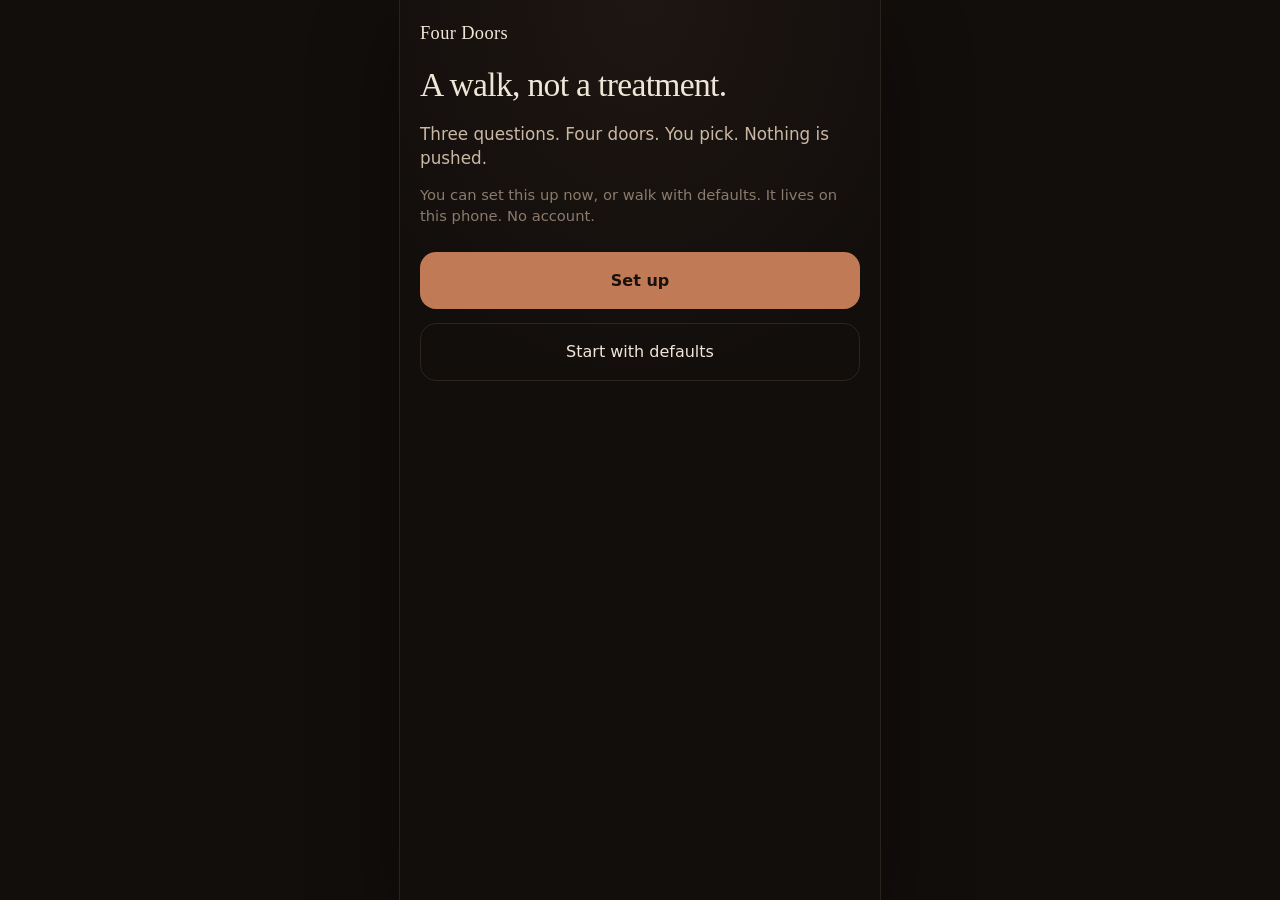
<file: index.html>
<!DOCTYPE html>
<html lang="en">
<head>
  <meta charset="utf-8" />
  <meta name="viewport" content="width=device-width, initial-scale=1, viewport-fit=cover" />
  <meta name="theme-color" content="#120e0c" />
  <meta name="apple-mobile-web-app-capable" content="yes" />
  <meta name="apple-mobile-web-app-status-bar-style" content="black-translucent" />
  <meta name="description" content="Four Doors. A walk, not a treatment. You choose." />
  <title>Four Doors</title>
  <script>
    (function () {
      try {
        var q = new URLSearchParams(location.search);
        var h = (location.hash || "").replace(/^#/, "").split("?")[0];
        if (q.has("go") || h === "go") location.replace("./go.html");
      } catch (e) {}
    })();
  </script>
  <link rel="manifest" href="./manifest.json" />
  <link rel="icon" href="./icon.svg" type="image/svg+xml" />
  <link rel="apple-touch-icon" href="./icon-192.png" />
  <link rel="stylesheet" href="./styles.css" />
</head>
<body>
  <div class="app">
    <section id="view-welcome" class="view" aria-label="Welcome">
      <p class="brand">Four Doors</p>
      <h1>A walk, not a treatment.</h1>
      <p class="lede">Three questions. Four doors. You pick. Nothing is pushed.</p>
      <p class="quiet">You can set this up now, or walk with defaults. It lives on this phone. No account.</p>
      <div class="stack" style="margin-top:1.6rem">
        <button type="button" class="btn primary" id="go-setup">Set up</button>
        <button type="button" class="btn ghost" id="go-defaults">Start with defaults</button>
      </div>
    </section>

    <section id="view-home" class="view" aria-label="Home">
      <div class="top">
        <div class="brand" id="home-brand">Four Doors</div>
        <div id="home-nav">
          <button type="button" class="linkish" id="home-setup">Setup</button>
          ·
          <button type="button" class="linkish" id="home-about">About</button>
        </div>
      </div>

      <div class="block">
        <h2>Where are you.</h2>
        <div class="chips" id="q-here"></div>
      </div>
      <div class="block">
        <h2>Where do you want to go.</h2>
        <div class="chips" id="q-there"></div>
      </div>
      <div class="block">
        <h2>Which door can you walk through today.</h2>
        <div class="doors">
          <button type="button" class="door" id="door-1">
            <span class="n">Door 1</span>
            <span class="t">Meet me first</span>
            <span class="s">Match here, then walk toward there. Short match. Do not linger.</span>
          </button>
          <button type="button" class="door" id="door-2">
            <span class="n">Door 2</span>
            <span class="t">Take me there</span>
            <span class="s">When you need out now. You can bail to door 1.</span>
          </button>
          <button type="button" class="door" id="door-3">
            <span class="n">Door 3</span>
            <span class="t">Lock to my body</span>
            <span class="s">Tap a tempo. Color pulses. We walk it toward there.</span>
          </button>
          <button type="button" class="door heavy" id="door-4">
            <span class="n">Door 4</span>
            <span class="t" id="door4-title">Walk with Partner</span>
            <span class="s">The count. One, two, three, four. Presence when words fail.</span>
          </button>
        </div>
      </div>
      <p class="safety" id="safety-line"></p>
      <p class="guest-foot" id="guest-foot" hidden>A walk. Not treatment. · <a class="linkish" href="./index.html">Full app</a></p>
    </section>

    <section id="view-setup" class="view" aria-label="Setup">
      <div class="top">
        <h1>Setup</h1>
        <button type="button" class="linkish" id="setup-home">Home</button>
      </div>
      <p class="quiet">Ahead of time. On this phone only.</p>

      <label class="field">Your name <span class="tiny">(optional)</span>
        <input id="set-user" type="text" autocomplete="nickname" placeholder="—" />
      </label>
      <label class="field" style="margin-top:12px">Partner name
        <input id="set-partner" type="text" maxlength="40" placeholder="Partner" />
      </label>
      <p class="tiny">Presence. Not a doctor. Not a pet. The name you want in the room.</p>

      <div class="sect">
        <h2>How the count feels</h2>
        <p class="quiet">Door 4 holds a four-count. You can tap a beat when you walk. These are the defaults.</p>
        <p class="tiny">Tempo range</p>
        <div class="seg">
          <button type="button" data-tempo="slow">Slow</button>
          <button type="button" data-tempo="steady">Steady</button>
          <button type="button" data-tempo="walking">Walking</button>
        </div>
        <p class="tiny" style="margin-top:12px">Voice-like tone</p>
        <div class="seg">
          <button type="button" data-tone="low">Low</button>
          <button type="button" data-tone="warm">Warm</button>
          <button type="button" data-tone="clear">Clear</button>
        </div>
        <p class="tiny" style="margin-top:12px">Numbers on screen</p>
        <div class="seg">
          <button type="button" data-numsize="quiet">Quiet</button>
          <button type="button" data-numsize="present">Present</button>
          <button type="button" data-numsize="huge">Huge</button>
        </div>
        <label class="field" style="margin-top:14px;flex-direction:row;align-items:center;gap:10px">
          <input id="set-speak" type="checkbox" />
          Speak the numbers (optional)
        </label>

        <p class="tiny" style="margin-top:16px">Record a count — yours, or someone you trust. One number per pad. If you skip this, the phone makes a soft tone.</p>
        <div class="rec-row">
          <button type="button" class="rec" id="rec-1"><strong>1</strong><span class="st tiny">tap to record</span></button>
          <button type="button" class="rec" id="rec-2"><strong>2</strong><span class="st tiny">tap to record</span></button>
          <button type="button" class="rec" id="rec-3"><strong>3</strong><span class="st tiny">tap to record</span></button>
          <button type="button" class="rec" id="rec-4"><strong>4</strong><span class="st tiny">tap to record</span></button>
        </div>
        <button type="button" class="linkish" id="clear-rec" style="margin-top:8px">Clear recordings</button>
      </div>

      <div class="sect">
        <h2>Typical here</h2>
        <p class="link-note">Load a loop onto this phone. That is the one that cannot fail. A Spotify or YouTube link is extra, and it can die if the subscription dies.</p>
        <div id="here-list"></div>
        <button type="button" class="btn" id="add-here">Add a here-state</button>
      </div>
      <div class="sect">
        <h2>Typical there</h2>
        <p class="link-note">Same here. Load the loop you want to walk toward. Link is optional.</p>
        <div id="there-list"></div>
        <button type="button" class="btn" id="add-there">Add a there-state</button>
      </div>
      <div class="sect">
        <h2>Safety sentence</h2>
        <label class="field">Optional. Shown on the home screen.
          <textarea id="set-safety"></textarea>
        </label>
      </div>
      <div class="stack" style="margin-top:1.4rem">
        <button type="button" class="btn primary" id="setup-done">Save and go home</button>
      </div>
    </section>

    <section id="view-walk" class="view full" aria-label="Walk">
      <div class="wash" id="walk-wash"></div>
      <div class="grain"></div>
      <div class="walk-ui">
        <header>
          <button type="button" class="iconbtn" id="walk-stop">Stop</button>
          <span class="tiny" id="walk-name"></span>
          <button type="button" class="iconbtn" id="walk-mute">Sound</button>
        </header>
        <div class="walk-mid">
          <h2 id="walk-title"></h2>
          <p class="phase" id="walk-phase"></p>
          <div id="tap-wrap" hidden>
            <button type="button" class="tap-pad" id="tap-pad">Tap</button>
          </div>
          <button type="button" class="linkish" id="bail" hidden>Meet me first instead</button>
        </div>
        <div class="dock">
          <button type="button" class="iconbtn" id="switch-1">1</button>
          <button type="button" class="iconbtn" id="switch-2">2</button>
          <button type="button" class="iconbtn" id="switch-3">3</button>
          <button type="button" class="iconbtn" id="switch-4">4</button>
        </div>
        <div id="link-player" hidden>
          <iframe id="link-frame" title="Your track" allow="autoplay; encrypted-media; fullscreen; clipboard-write" allowfullscreen></iframe>
        </div>
      </div>
    </section>

    <section id="view-partner" class="view full" aria-label="Walk with partner">
      <div class="partner-root">
        <div class="partner-wash" id="partner-wash"></div>
        <div class="grain"></div>
        <div class="partner-ui">
          <header>
            <button type="button" class="iconbtn" id="partner-stop">Stop</button>
            <span class="partner-name" id="partner-name">Partner</span>
            <button type="button" class="iconbtn" id="partner-mute">Sound</button>
          </header>
          <div class="count">
            <p class="count-num" id="count-num" aria-live="polite">·</p>
            <p class="count-words" id="count-words"></p>
          </div>
          <p class="partner-line" id="partner-line"></p>
          <p class="tiny" id="back-doors-note" hidden style="text-align:center">The doors are still here if you want them.</p>
          <button type="button" class="ready-tap" id="ready-tap">Tap with me. We'll find a count.</button>
          <div class="partner-talk" id="partner-talk" hidden>
            <input id="partner-input" type="text" enterkeyhint="send" autocomplete="off" placeholder="Say something, or don't." />
            <button type="button" class="iconbtn" id="partner-send">Send</button>
          </div>
          <div class="dock">
            <button type="button" class="iconbtn" id="p-switch-1">Door 1</button>
            <button type="button" class="iconbtn" id="p-switch-2">Door 2</button>
            <button type="button" class="iconbtn" id="p-switch-3">Door 3</button>
          </div>
        </div>
      </div>
    </section>

    <section id="view-about" class="view" aria-label="About">
      <div class="top">
        <h1>About</h1>
        <button type="button" class="linkish" id="about-home">Home</button>
      </div>
      <p>Four Doors is a tool. A mixture. The person chooses.</p>
      <p>There is a link for someone who has never set up: they land on the doors. Share <a class="linkish" href="./go.html">go.html</a>.</p>
      <p>There is a link for when they cannot choose: they land on a hold with no doors. Share <a class="linkish" href="./hold.html">hold.html</a>.</p>
      <p>Door 1 meets you where you are, then walks. That match-then-shift idea comes from Ira Altshuler's music work in the 1940s.</p>
      <p>Door 2 goes to the destination first. Music therapists call that compensation (Wigram and others).</p>
      <p>Door 3 locks to a body tempo and moves it. People call that kind of locking entrainment.</p>
      <p>Door 4 is a named partner and a four-count. Presence, and a beat the body can hold when words fail.</p>
      <p>The mixture is the point. Evidence for any one of these, used this way, is mixed and small. This is not a treatment. It is not medical advice. It does not diagnose. You can stop. You can pick another door.</p>
      <p class="quiet">Color is a layer on every door, not a fifth door. Sound is made in the browser unless you add your own tracks.</p>
    </section>
  </div>
  <script src="./audio.js"></script>
  <script src="./companion.js"></script>
  <script src="./app.js"></script>
</body>
</html>
</file>
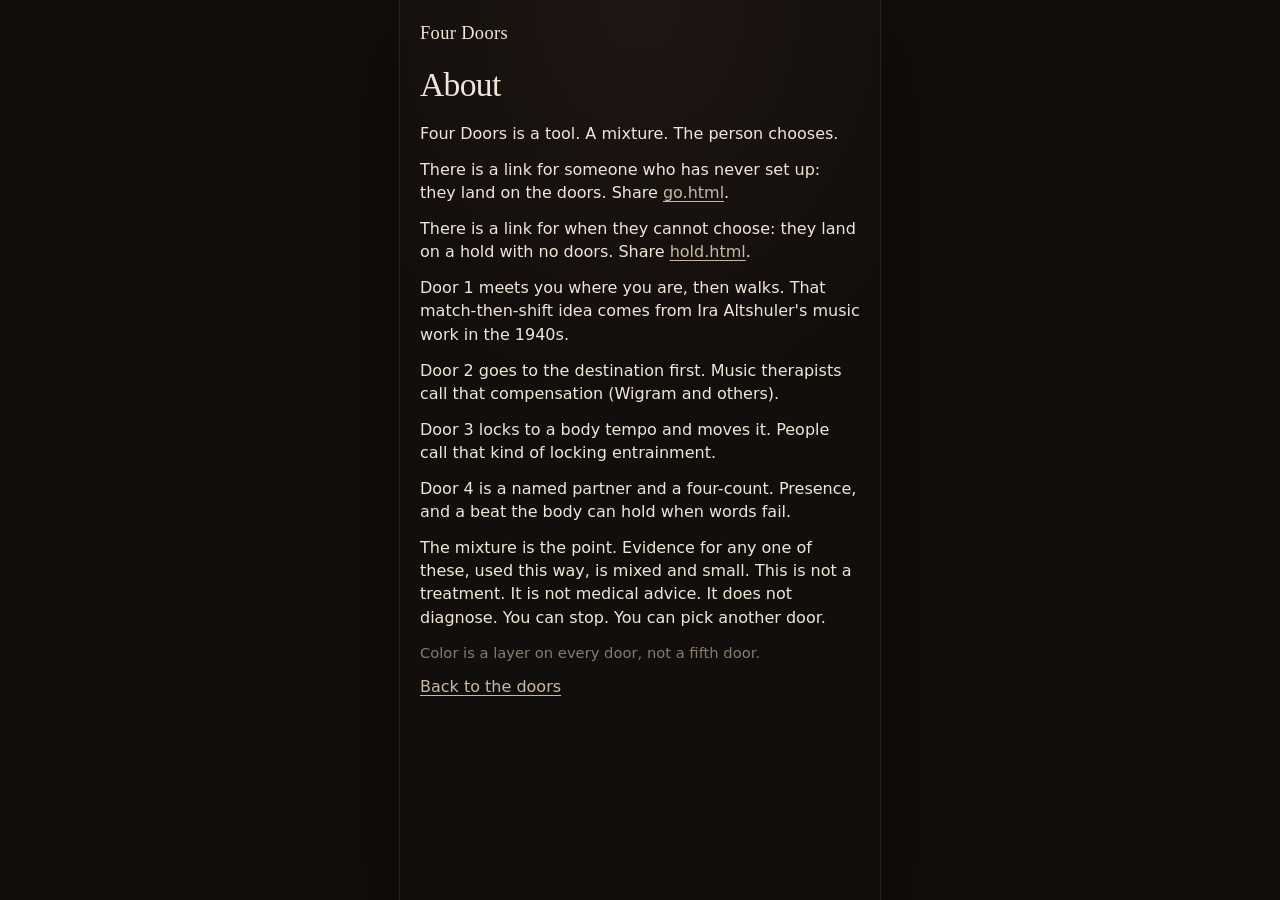
<file: about.html>
<!DOCTYPE html>
<html lang="en">
<head>
  <meta charset="utf-8" />
  <meta name="viewport" content="width=device-width, initial-scale=1, viewport-fit=cover" />
  <meta name="theme-color" content="#120e0c" />
  <title>About — Four Doors</title>
  <link rel="manifest" href="./manifest.json" />
  <link rel="icon" href="./icon.svg" type="image/svg+xml" />
  <link rel="stylesheet" href="./styles.css" />
</head>
<body>
  <div class="app">
    <section class="view on">
      <p class="brand">Four Doors</p>
      <h1>About</h1>
      <p>Four Doors is a tool. A mixture. The person chooses.</p>
      <p>There is a link for someone who has never set up: they land on the doors. Share <a class="linkish" href="./go.html">go.html</a>.</p>
      <p>There is a link for when they cannot choose: they land on a hold with no doors. Share <a class="linkish" href="./hold.html">hold.html</a>.</p>
      <p>Door 1 meets you where you are, then walks. That match-then-shift idea comes from Ira Altshuler's music work in the 1940s.</p>
      <p>Door 2 goes to the destination first. Music therapists call that compensation (Wigram and others).</p>
      <p>Door 3 locks to a body tempo and moves it. People call that kind of locking entrainment.</p>
      <p>Door 4 is a named partner and a four-count. Presence, and a beat the body can hold when words fail.</p>
      <p>The mixture is the point. Evidence for any one of these, used this way, is mixed and small. This is not a treatment. It is not medical advice. It does not diagnose. You can stop. You can pick another door.</p>
      <p class="quiet">Color is a layer on every door, not a fifth door.</p>
      <p><a class="linkish" href="./">Back to the doors</a></p>
    </section>
  </div>
</body>
</html>
</file>
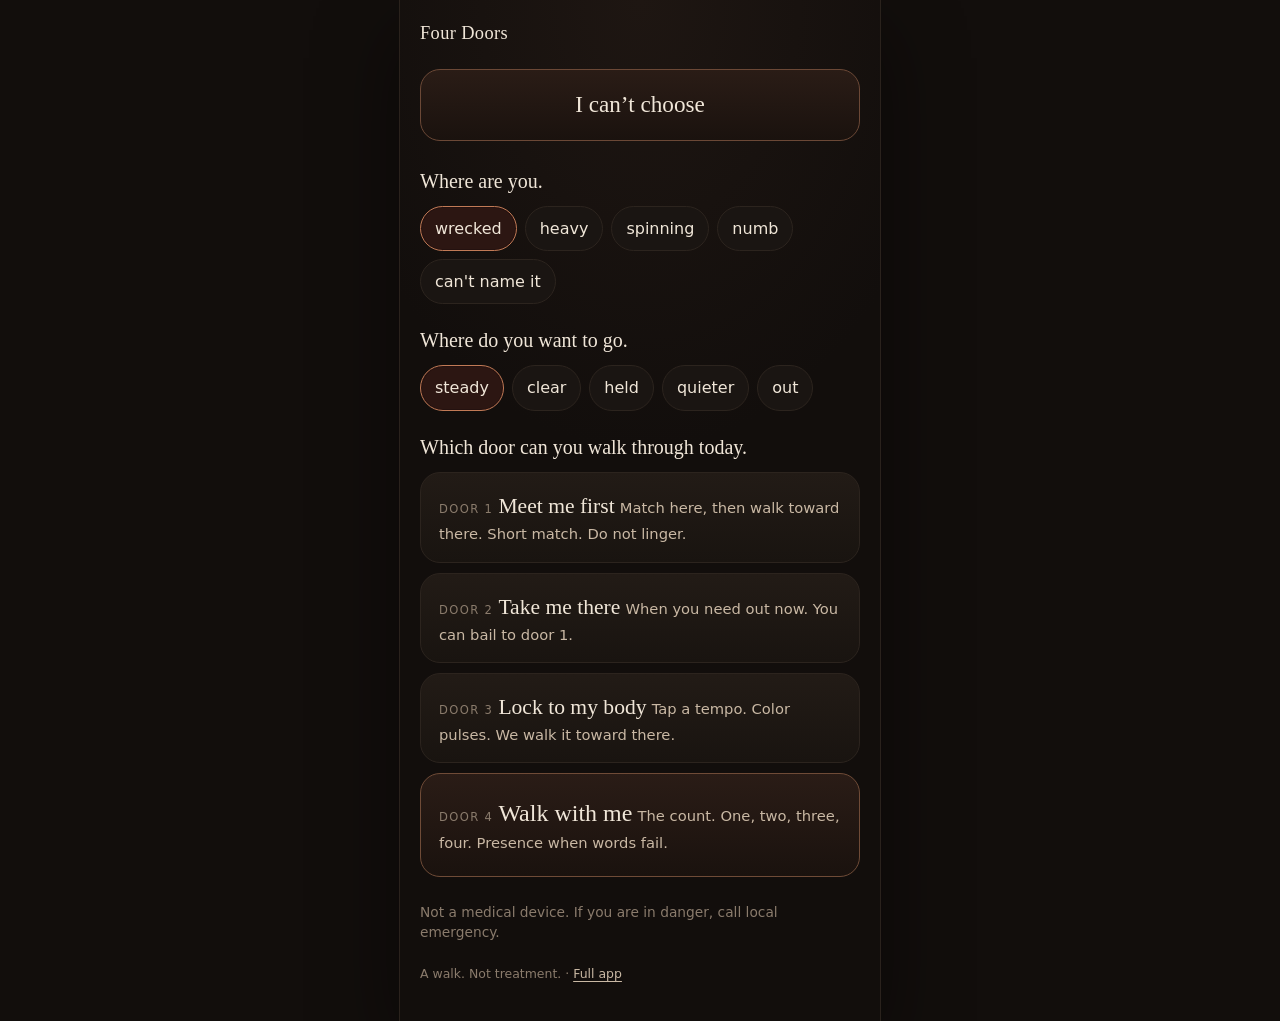
<file: go.html>
<!DOCTYPE html>
<html lang="en">
<head>
  <meta charset="utf-8" />
  <meta name="viewport" content="width=device-width, initial-scale=1, viewport-fit=cover" />
  <meta name="theme-color" content="#120e0c" />
  <meta name="apple-mobile-web-app-capable" content="yes" />
  <meta name="apple-mobile-web-app-status-bar-style" content="black-translucent" />
  <meta name="description" content="Four Doors. A walk, not a treatment. You choose." />
  <title>Four Doors</title>
  <link rel="manifest" href="./manifest.json" />
  <link rel="icon" href="./icon.svg" type="image/svg+xml" />
  <link rel="apple-touch-icon" href="./icon-192.png" />
  <link rel="stylesheet" href="./styles.css?v=5" />
  <script>window.FOUR_DOORS_GUEST = true;</script>
</head>
<body class="guest">
  <div class="app">
    <section id="view-home" class="view" aria-label="Home">
      <div class="top">
        <div class="brand" id="home-brand">Four Doors</div>
      </div>
      <a class="cant-choose" href="./hold.html">I can’t choose</a>

      <div class="block">
        <h2>Where are you.</h2>
        <div class="chips" id="q-here"></div>
      </div>
      <div class="block">
        <h2>Where do you want to go.</h2>
        <div class="chips" id="q-there"></div>
      </div>
      <div class="block">
        <h2>Which door can you walk through today.</h2>
        <div class="doors">
          <button type="button" class="door" id="door-1">
            <span class="n">Door 1</span>
            <span class="t">Meet me first</span>
            <span class="s">Match here, then walk toward there. Short match. Do not linger.</span>
          </button>
          <button type="button" class="door" id="door-2">
            <span class="n">Door 2</span>
            <span class="t">Take me there</span>
            <span class="s">When you need out now. You can bail to door 1.</span>
          </button>
          <button type="button" class="door" id="door-3">
            <span class="n">Door 3</span>
            <span class="t">Lock to my body</span>
            <span class="s">Tap a tempo. Color pulses. We walk it toward there.</span>
          </button>
          <button type="button" class="door heavy" id="door-4">
            <span class="n">Door 4</span>
            <span class="t" id="door4-title">Walk with me</span>
            <span class="s">The count. One, two, three, four. Presence when words fail.</span>
          </button>
        </div>
      </div>
      <p class="safety" id="safety-line"></p>
      <p class="guest-foot" id="guest-foot">A walk. Not treatment. · <a class="linkish" href="./index.html">Full app</a></p>
    </section>

    <section id="view-walk" class="view full" aria-label="Walk">
      <div class="wash" id="walk-wash"></div>
      <div class="grain"></div>
      <div class="walk-ui">
        <header>
          <button type="button" class="iconbtn" id="walk-stop">Stop</button>
          <span class="tiny" id="walk-name"></span>
          <button type="button" class="iconbtn" id="walk-mute">Sound</button>
        </header>
        <div class="walk-mid">
          <h2 id="walk-title"></h2>
          <p class="phase" id="walk-phase"></p>
          <div id="tap-wrap" hidden>
            <button type="button" class="tap-pad" id="tap-pad">Tap</button>
          </div>
          <button type="button" class="linkish" id="bail" hidden>Meet me first instead</button>
        </div>
        <div class="dock">
          <button type="button" class="iconbtn" id="switch-1">1</button>
          <button type="button" class="iconbtn" id="switch-2">2</button>
          <button type="button" class="iconbtn" id="switch-3">3</button>
          <button type="button" class="iconbtn" id="switch-4">4</button>
        </div>
        <div id="link-player" hidden>
          <iframe id="link-frame" title="Your track" allow="autoplay; encrypted-media; fullscreen; clipboard-write" allowfullscreen></iframe>
        </div>
      </div>
    </section>

    <section id="view-partner" class="view full" aria-label="Walk with partner">
      <div class="partner-root">
        <div class="partner-wash" id="partner-wash"></div>
        <div class="grain"></div>
        <div class="partner-ui">
          <header>
            <button type="button" class="iconbtn" id="partner-stop">Stop</button>
            <span class="partner-name" id="partner-name">Partner</span>
            <button type="button" class="iconbtn" id="partner-mute">Sound</button>
          </header>
          <div class="count">
            <p class="count-num" id="count-num" aria-live="polite">·</p>
            <p class="count-words" id="count-words"></p>
          </div>
          <p class="partner-line" id="partner-line"></p>
          <p class="tiny" id="back-doors-note" hidden style="text-align:center">The doors are still here if you want them.</p>
          <button type="button" class="ready-tap" id="ready-tap">Tap with me. We'll find a count.</button>
          <div class="partner-talk" id="partner-talk" hidden>
            <input id="partner-input" type="text" enterkeyhint="send" autocomplete="off" placeholder="Say something, or don't." />
            <button type="button" class="iconbtn" id="partner-send">Send</button>
          </div>
          <div class="dock">
            <button type="button" class="iconbtn" id="p-switch-1">Door 1</button>
            <button type="button" class="iconbtn" id="p-switch-2">Door 2</button>
            <button type="button" class="iconbtn" id="p-switch-3">Door 3</button>
          </div>
        </div>
      </div>
    </section>
  </div>
  <script src="./audio.js?v=5"></script>
  <script src="./companion.js?v=5"></script>
  <script src="./app.js?v=5"></script>
</body>
</html>
</file>
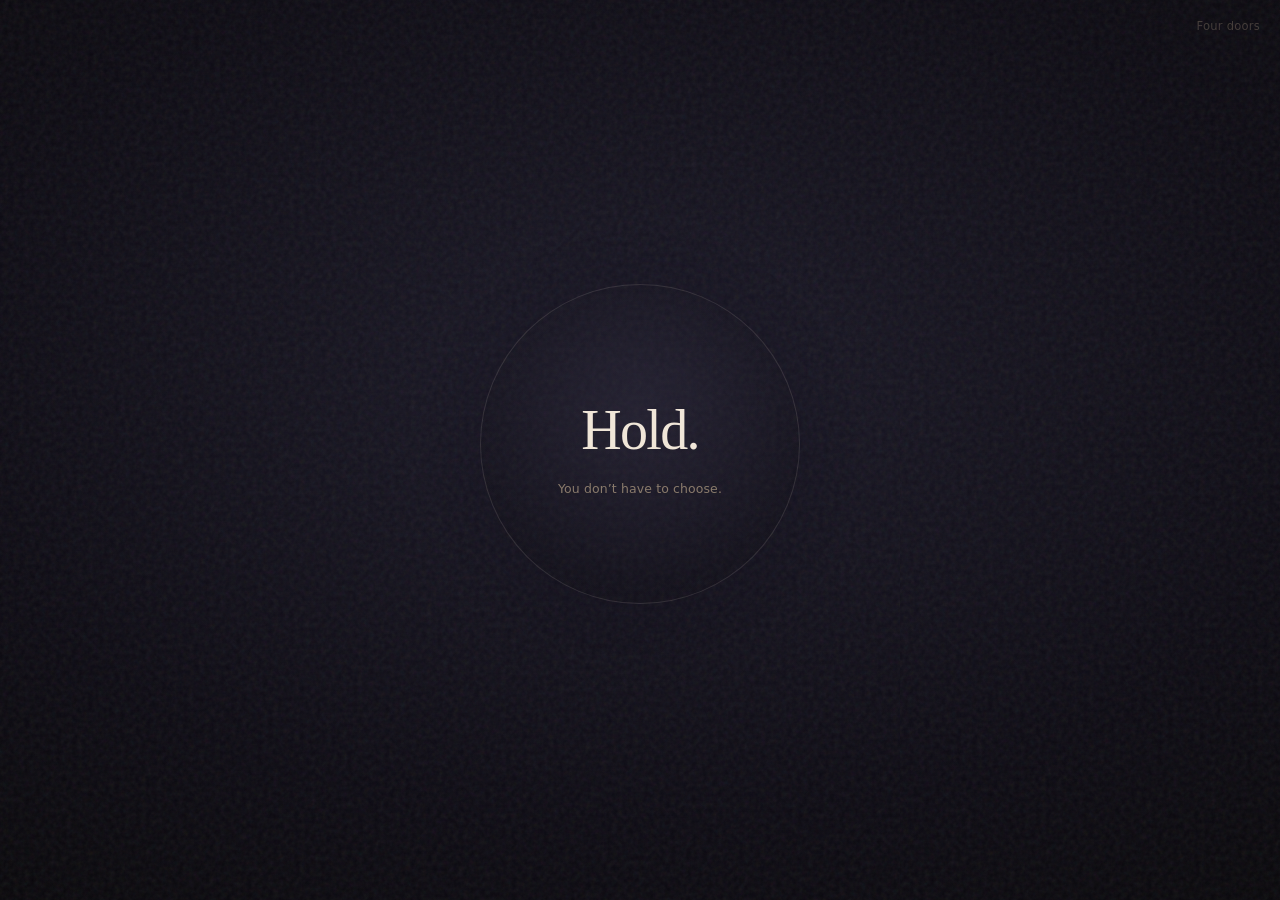
<file: hold.html>
<!DOCTYPE html>
<html lang="en">
<head>
  <meta charset="utf-8" />
  <meta name="viewport" content="width=device-width, initial-scale=1, viewport-fit=cover" />
  <meta name="theme-color" content="#0a0807" />
  <meta name="apple-mobile-web-app-capable" content="yes" />
  <meta name="apple-mobile-web-app-status-bar-style" content="black-translucent" />
  <meta name="description" content="Hold. You don't have to choose." />
  <title>Hold.</title>
  <link rel="manifest" href="./manifest.json" />
  <link rel="icon" href="./icon.svg" type="image/svg+xml" />
  <link rel="apple-touch-icon" href="./icon-192.png" />
  <link rel="stylesheet" href="./styles.css?v=5" />
</head>
<body class="hold">
  <div class="hold-root">
    <div class="hold-wash" id="hold-wash" aria-hidden="true"></div>
    <div class="grain" aria-hidden="true"></div>
    <a class="hold-out" href="./go.html">Four doors</a>
    <button type="button" class="hold-go" id="hold-go" aria-label="Hold">
      <span class="hold-orb" id="hold-orb" aria-hidden="true"></span>
      <span class="hold-copy">
        <span class="hold-word">Hold.</span>
        <span class="hold-sub">You don’t have to choose.</span>
      </span>
    </button>
    <div class="hold-after" id="hold-after" hidden>
      <p class="hold-foot">A walk. Not treatment.</p>
      <p class="hold-quiet">Not a medical device. If you are in danger, local emergency.</p>
    </div>
    <p class="sr-only" id="hold-live" aria-live="polite"></p>
  </div>
  <script src="./audio.js?v=5"></script>
  <script src="./hold.js?v=5"></script>
</body>
</html>
</file>
<file: styles.css>
:root {
  --ink: #120e0c;
  --ink-2: #1c1612;
  --bone: #f0e6d8;
  --bone-dim: #c9b8a4;
  --mute: #8a7b6c;
  --line: #2c241e;
  --clay: #c17a56;
  --ember: #a34a32;
  --sage: #7a8a76;
  --safe-top: env(safe-area-inset-top, 0px);
  --safe-bot: env(safe-area-inset-bottom, 0px);
  --c1: #2a1814;
  --c2: #3d2a18;
  --count-size: 28vw;
  --count-weight: 300;
}

* { box-sizing: border-box; }
html, body { height: 100%; margin: 0; }
html { background: var(--ink); }

body {
  font-family: ui-sans-serif, system-ui, -apple-system, "Segoe UI", Roboto, sans-serif;
  background: var(--ink);
  color: var(--bone);
  line-height: 1.45;
  -webkit-font-smoothing: antialiased;
  overflow-x: hidden;
}

button, input, textarea, select { font: inherit; color: inherit; }
button { cursor: pointer; }
img { max-width: 100%; }

.app {
  min-height: 100%;
  min-height: 100dvh;
  max-width: 480px;
  margin: 0 auto;
  position: relative;
  background: radial-gradient(120% 80% at 50% 0%, #1e1612 0%, var(--ink) 55%);
}

.view { display: none; padding: calc(20px + var(--safe-top)) 20px calc(28px + var(--safe-bot)); }
.view.on { display: block; }
.view.full { padding: 0; min-height: 100dvh; }

h1, h2, .serif { font-family: "Iowan Old Style", "Palatino Linotype", Palatino, Georgia, serif; font-weight: 400; }
h1 { font-size: 2.1rem; letter-spacing: -0.02em; margin: 0 0 0.35em; }
h2 { font-size: 1.25rem; margin: 0 0 0.5em; font-weight: 400; }
p { margin: 0 0 0.8em; }
.lede { color: var(--bone-dim); font-size: 1.05rem; }
.quiet { color: var(--mute); font-size: 0.92rem; }
.tiny { color: var(--mute); font-size: 0.78rem; letter-spacing: 0.02em; }

.top {
  display: flex;
  align-items: baseline;
  justify-content: space-between;
  gap: 12px;
  margin-bottom: 1.4rem;
}
.brand {
  font-family: "Iowan Old Style", Palatino, Georgia, serif;
  font-size: 1.15rem;
  letter-spacing: 0.02em;
}
.linkish {
  background: none;
  border: 0;
  color: var(--bone-dim);
  padding: 8px 0;
  text-decoration: underline;
  text-underline-offset: 3px;
}

.stack { display: flex; flex-direction: column; gap: 14px; }
.block { margin: 1.4rem 0; }
.block:first-child { margin-top: 0; }

label.field {
  display: flex;
  flex-direction: column;
  gap: 6px;
  font-size: 0.88rem;
  color: var(--bone-dim);
}
input[type="text"], input[type="url"], textarea, select {
  background: var(--ink-2);
  border: 1px solid var(--line);
  border-radius: 12px;
  padding: 12px 14px;
  width: 100%;
}
textarea { min-height: 72px; resize: vertical; }
input[type="color"] {
  width: 44px;
  height: 36px;
  border: 0;
  background: none;
  padding: 0;
}

.btn {
  display: block;
  width: 100%;
  border: 1px solid var(--line);
  background: #221b16;
  color: var(--bone);
  border-radius: 16px;
  padding: 16px 18px;
  text-align: left;
  min-height: 52px;
}
.btn:focus-visible, .chip:focus-visible, .door:focus-visible, .iconbtn:focus-visible {
  outline: 2px solid var(--clay);
  outline-offset: 3px;
}
.btn.primary {
  background: var(--clay);
  border-color: transparent;
  color: #1a100c;
  font-weight: 600;
  text-align: center;
}
.btn.ghost { background: transparent; text-align: center; }
.btn .sub { display: block; color: var(--mute); font-weight: 400; font-size: 0.88rem; margin-top: 4px; }
.btn.primary .sub { color: #3a2218; }

.chips { display: flex; flex-wrap: wrap; gap: 8px; }
.chip {
  border: 1px solid var(--line);
  background: #1a1512;
  color: var(--bone);
  border-radius: 999px;
  padding: 10px 14px;
  min-height: 44px;
}
.chip.on {
  border-color: var(--clay);
  background: color-mix(in srgb, var(--c1) 55%, #1a1512);
  box-shadow: inset 0 0 0 1px color-mix(in srgb, var(--c2) 40%, transparent);
}
.chip.custom { min-width: 44px; }

.doors { display: flex; flex-direction: column; gap: 10px; }
.door {
  display: block;
  width: 100%;
  text-align: left;
  border: 1px solid var(--line);
  background: linear-gradient(180deg, #221b16, #191410);
  border-radius: 20px;
  padding: 18px 18px 16px;
  min-height: 76px;
}
.door .n {
  font-size: 0.72rem;
  letter-spacing: 0.12em;
  text-transform: uppercase;
  color: var(--mute);
}
.door .t {
  font-family: "Iowan Old Style", Palatino, Georgia, serif;
  font-size: 1.35rem;
  margin-top: 2px;
}
.door .s { color: var(--bone-dim); font-size: 0.92rem; margin-top: 4px; }
.door.heavy {
  background: linear-gradient(180deg, #2a1c16, #1a120e);
  border-color: color-mix(in srgb, var(--clay) 45%, var(--line));
  padding: 22px 18px;
}
.door.heavy .t { font-size: 1.5rem; }

.safety {
  margin-top: 1.6rem;
  color: var(--mute);
  font-size: 0.86rem;
}

/* setup */
.sect {
  border-top: 1px solid var(--line);
  padding-top: 1.2rem;
  margin-top: 1.4rem;
}
.state-row {
  display: flex;
  align-items: center;
  gap: 8px;
  margin: 8px 0;
}
.state-row .name { flex: 1; min-width: 0; }
.seg { display: flex; gap: 6px; flex-wrap: wrap; }
.seg button {
  flex: 1;
  min-width: 72px;
  border: 1px solid var(--line);
  background: #1a1512;
  border-radius: 12px;
  padding: 10px 8px;
  min-height: 44px;
}
.seg button.on { border-color: var(--clay); background: #2a1d16; }

.rec-row { display: grid; grid-template-columns: repeat(4, 1fr); gap: 8px; }
.rec {
  border: 1px solid var(--line);
  background: #1a1512;
  border-radius: 14px;
  min-height: 64px;
  display: flex;
  flex-direction: column;
  align-items: center;
  justify-content: center;
  gap: 2px;
}
.rec.on { border-color: var(--ember); background: #2a1612; }
.rec.has { border-color: var(--sage); }

/* walk 1-3 */
.wash {
  position: fixed;
  inset: 0;
  z-index: 0;
  background: radial-gradient(120% 90% at 50% 40%, var(--c1), var(--c2) 70%, #0a0807);
  transition: background 1.6s ease;
}
.grain {
  pointer-events: none;
  position: fixed;
  inset: 0;
  z-index: 1;
  opacity: 0.08;
  background-image: url("data:image/svg+xml,%3Csvg viewBox='0 0 200 200' xmlns='http://www.w3.org/2000/svg'%3E%3Cfilter id='n'%3E%3CfeTurbulence type='fractalNoise' baseFrequency='0.85' numOctaves='4' stitchTiles='stitch'/%3E%3C/filter%3E%3Crect width='100%25' height='100%25' filter='url(%23n)'/%3E%3C/svg%3E");
}
.walk-ui {
  position: relative;
  z-index: 2;
  min-height: 100dvh;
  display: flex;
  flex-direction: column;
  padding: calc(16px + var(--safe-top)) 20px calc(20px + var(--safe-bot));
}
.walk-ui header, .partner-ui header {
  display: flex;
  justify-content: space-between;
  align-items: center;
}
.iconbtn {
  background: rgba(18,14,12,0.35);
  border: 1px solid rgba(240,230,216,0.12);
  color: var(--bone);
  border-radius: 999px;
  min-width: 44px;
  min-height: 44px;
  padding: 0 14px;
}
.walk-mid {
  flex: 1;
  display: flex;
  flex-direction: column;
  justify-content: center;
  align-items: center;
  text-align: center;
  gap: 10px;
  padding: 24px 0;
}
.walk-mid h2 { font-size: 1.8rem; margin: 0; }
.phase { color: var(--bone-dim); font-size: 1rem; }
.tap-pad {
  width: min(72vw, 280px);
  height: min(72vw, 280px);
  border-radius: 50%;
  border: 1px solid rgba(240,230,216,0.18);
  background: rgba(18,14,12,0.2);
  color: var(--bone);
  font-family: "Iowan Old Style", Palatino, Georgia, serif;
  font-size: 1.4rem;
}
.tap-pad.hit {
  background: color-mix(in srgb, var(--c2) 50%, transparent);
}
.dock {
  display: flex;
  flex-wrap: wrap;
  gap: 8px;
}
.dock .iconbtn { flex: 1; }

/* door 4 — presence */
.partner-root {
  position: relative;
  min-height: 100dvh;
  overflow: hidden;
}
.partner-wash {
  position: absolute;
  inset: 0;
  z-index: 0;
  background: radial-gradient(90% 80% at 50% 42%, var(--c1), var(--c2) 62%, #0a0807);
  transition: background 2s ease, filter 0.2s ease;
}
.partner-wash.beat { filter: brightness(1.18); }
.partner-ui {
  position: relative;
  z-index: 2;
  min-height: 100dvh;
  display: flex;
  flex-direction: column;
  padding: calc(12px + var(--safe-top)) 18px calc(12px + var(--safe-bot));
}
.partner-name {
  font-family: "Iowan Old Style", Palatino, Georgia, serif;
  font-size: 1rem;
  letter-spacing: 0.04em;
}
.count {
  flex: 1;
  display: flex;
  flex-direction: column;
  align-items: center;
  justify-content: center;
  text-align: center;
  min-height: 46vh;
}
.count-num {
  font-family: "Iowan Old Style", Palatino, Georgia, serif;
  font-weight: var(--count-weight);
  font-size: var(--count-size);
  line-height: 0.9;
  letter-spacing: -0.04em;
  font-variant-numeric: tabular-nums;
  margin: 0;
  user-select: none;
  text-shadow: 0 8px 40px rgba(0,0,0,0.35);
}
.count-num.hit { transform: scale(1.04); }
.count-words {
  margin-top: 8px;
  color: var(--bone-dim);
  font-size: 0.95rem;
  min-height: 1.3em;
}
.partner-line {
  min-height: 3.2em;
  max-width: 28em;
  margin: 0 auto 12px;
  color: var(--bone);
  font-size: 1.05rem;
  text-align: center;
}
.partner-talk {
  display: flex;
  gap: 8px;
  margin-bottom: 8px;
}
.partner-talk input {
  flex: 1;
  background: rgba(18,14,12,0.45);
  border: 1px solid rgba(240,230,216,0.14);
}
.partner-talk button { flex: 0 0 auto; }
.ready-tap {
  width: 100%;
  min-height: 88px;
  border-radius: 20px;
  border: 1px dashed rgba(240,230,216,0.28);
  background: rgba(18,14,12,0.25);
  color: var(--bone);
  font-family: "Iowan Old Style", Palatino, Georgia, serif;
  font-size: 1.25rem;
  margin-bottom: 10px;
}

@media (prefers-reduced-motion: reduce) {
  *, *::before, *::after {
    animation: none !important;
    transition: none !important;
  }
  .count-num.hit { transform: none; }
  .partner-wash.beat { filter: none; }
}

@media (min-width: 720px) {
  .app { box-shadow: 0 0 0 1px #2a221c, 0 30px 80px rgba(0,0,0,0.45); }
}

#link-player {
  margin: 8px 0 0;
  border-radius: 14px;
  overflow: hidden;
  background: rgba(18,14,12,0.5);
  border: 1px solid rgba(240,230,216,0.12);
}
#link-player[hidden] { display: none; }
#link-player iframe {
  display: block;
  width: 100%;
  height: 152px;
  border: 0;
  background: #120e0c;
}
#link-player.yt iframe { height: 180px; }
#link-player.file { display: none; }
.state-row.url-row {
  display: flex;
  gap: 8px;
  align-items: center;
  margin-top: 6px;
}
.state-row.url-row input { flex: 1; }
.state-row.url-row .try {
  flex: 0 0 auto;
  font-size: 0.78rem;
  padding: 8px 10px;
  border-radius: 10px;
  border: 1px solid rgba(240,230,216,0.18);
  background: rgba(18,14,12,0.3);
}
.link-note { color: var(--mute); font-size: 0.78rem; margin: 0 0 10px; }

.loop-row {
  display: flex;
  align-items: center;
  gap: 8px;
  margin: 4px 0 10px;
  flex-wrap: wrap;
}
.loop-row .on-phone {
  color: var(--sage);
  font-size: 0.78rem;
}
.loop-row input[type="file"] { display: none; }
.loop-row .load {
  font-size: 0.82rem;
  padding: 8px 12px;
  border-radius: 10px;
  border: 1px solid rgba(240,230,216,0.22);
  background: rgba(18,14,12,0.35);
}

.guest-foot {
  margin-top: 1.4rem;
  color: var(--mute);
  font-size: 0.78rem;
}
.guest-foot a {
  color: var(--bone-dim);
}
body.guest #home-nav { display: none; }

.cant-choose {
  display: flex;
  align-items: center;
  justify-content: center;
  width: 100%;
  min-height: 72px;
  margin: 0 0 1.6rem;
  padding: 18px 20px;
  text-align: center;
  text-decoration: none;
  color: var(--bone);
  font-family: "Iowan Old Style", Palatino, Georgia, serif;
  font-size: 1.45rem;
  border-radius: 20px;
  border: 1px solid color-mix(in srgb, var(--clay) 42%, var(--line));
  background: linear-gradient(180deg, #2a1c16, #1a120e);
}
.cant-choose:focus-visible {
  outline: 2px solid var(--clay);
  outline-offset: 3px;
}

/* hold — one tap, then none */
body.hold {
  background: #0a0807;
  overflow: hidden;
  -webkit-tap-highlight-color: transparent;
  user-select: none;
}
body.hold .hold-root {
  position: relative;
  min-height: 100%;
  min-height: 100dvh;
  display: flex;
  flex-direction: column;
  align-items: center;
  justify-content: center;
  padding: calc(16px + var(--safe-top)) 20px calc(28px + var(--safe-bot));
}
.hold-wash {
  position: fixed;
  inset: 0;
  z-index: 0;
  background: radial-gradient(90% 80% at 50% 42%, #1a1826, #0c0a12 62%, #070608);
}
body.hold.running .hold-wash {
  animation: hold-drift 56s ease-in-out infinite;
}
@keyframes hold-drift {
  0%, 100% { background: radial-gradient(90% 80% at 50% 42%, #1a1826, #0c0a12 62%, #070608); }
  50% { background: radial-gradient(90% 80% at 48% 46%, #1c1622, #0a0810 64%, #060508); }
}
.hold-out {
  position: absolute;
  z-index: 3;
  top: calc(10px + var(--safe-top));
  right: 16px;
  font-size: 0.72rem;
  letter-spacing: 0.02em;
  color: var(--mute);
  opacity: 0.42;
  text-decoration: none;
  padding: 8px 4px;
}
.hold-out:focus-visible {
  outline: 2px solid var(--clay);
  outline-offset: 3px;
  opacity: 0.8;
}
.hold-go {
  position: relative;
  z-index: 2;
  width: min(78vw, 320px);
  height: min(78vw, 320px);
  border: 0;
  background: none;
  padding: 0;
  display: flex;
  align-items: center;
  justify-content: center;
  -webkit-tap-highlight-color: transparent;
}
.hold-orb {
  position: absolute;
  inset: 0;
  border-radius: 50%;
  border: 1px solid rgba(240, 230, 216, 0.12);
  background: radial-gradient(circle at 50% 42%, rgba(48, 44, 62, 0.45), rgba(14, 12, 18, 0.2) 70%);
  box-shadow: 0 0 48px rgba(20, 18, 32, 0.35);
}
.hold-copy {
  position: relative;
  z-index: 1;
  display: flex;
  flex-direction: column;
  align-items: center;
  gap: 8px;
  pointer-events: none;
  transition: opacity 1.4s ease;
}
.hold-word {
  font-family: "Iowan Old Style", Palatino, Georgia, serif;
  font-size: clamp(2.5rem, 12vw, 3.5rem);
  font-weight: 400;
  letter-spacing: -0.03em;
  color: var(--bone);
}
.hold-sub {
  font-size: 0.78rem;
  color: var(--mute);
  letter-spacing: 0.01em;
}
.hold-after {
  position: absolute;
  z-index: 2;
  left: 20px;
  right: 20px;
  bottom: calc(22px + var(--safe-bot));
  text-align: center;
  opacity: 0;
  transition: opacity 2.2s ease 0.6s;
}
body.hold.running .hold-after { opacity: 1; }
body.hold.running .hold-copy { opacity: 0; }
body.hold.running .hold-go { pointer-events: none; }
body.hold.running .hold-orb {
  animation: hold-breathe 11s ease-in-out infinite;
}
.hold-foot {
  margin: 0 0 6px;
  color: var(--mute);
  font-size: 0.82rem;
}
.hold-quiet {
  margin: 0;
  color: var(--mute);
  font-size: 0.72rem;
  opacity: 0.75;
}
.sr-only {
  position: absolute;
  width: 1px;
  height: 1px;
  padding: 0;
  margin: -1px;
  overflow: hidden;
  clip: rect(0, 0, 0, 0);
  white-space: nowrap;
  border: 0;
}
@keyframes hold-breathe {
  0%, 100% { transform: scale(0.7); opacity: 0.42; }
  46% { transform: scale(1); opacity: 0.82; }
  54% { transform: scale(1); opacity: 0.82; }
}

@media (prefers-reduced-motion: reduce) {
  body.hold.running .hold-orb { animation: none; opacity: 0.7; transform: scale(0.92); }
  body.hold.running .hold-wash { animation: none; }
  body.hold.running .hold-copy { transition: none; }
  body.hold.running .hold-after { transition: none; }
}
</file>
